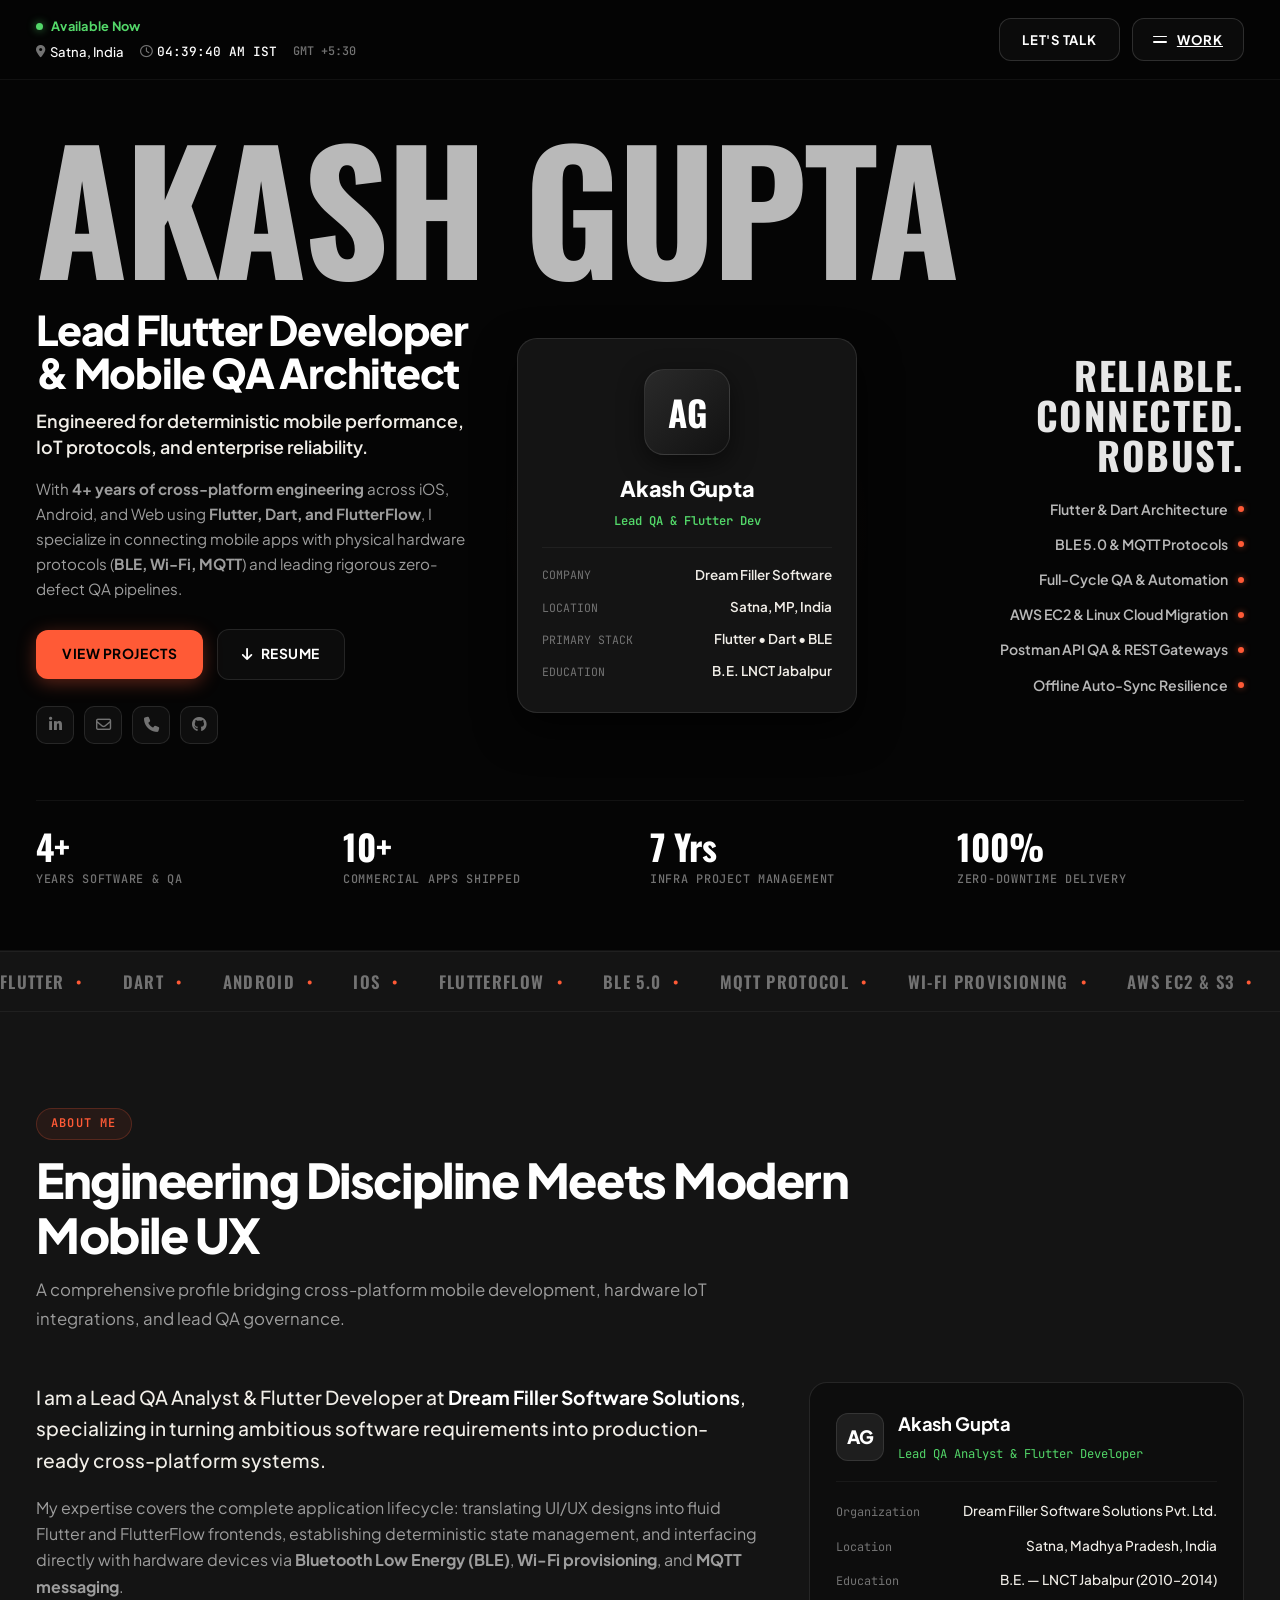
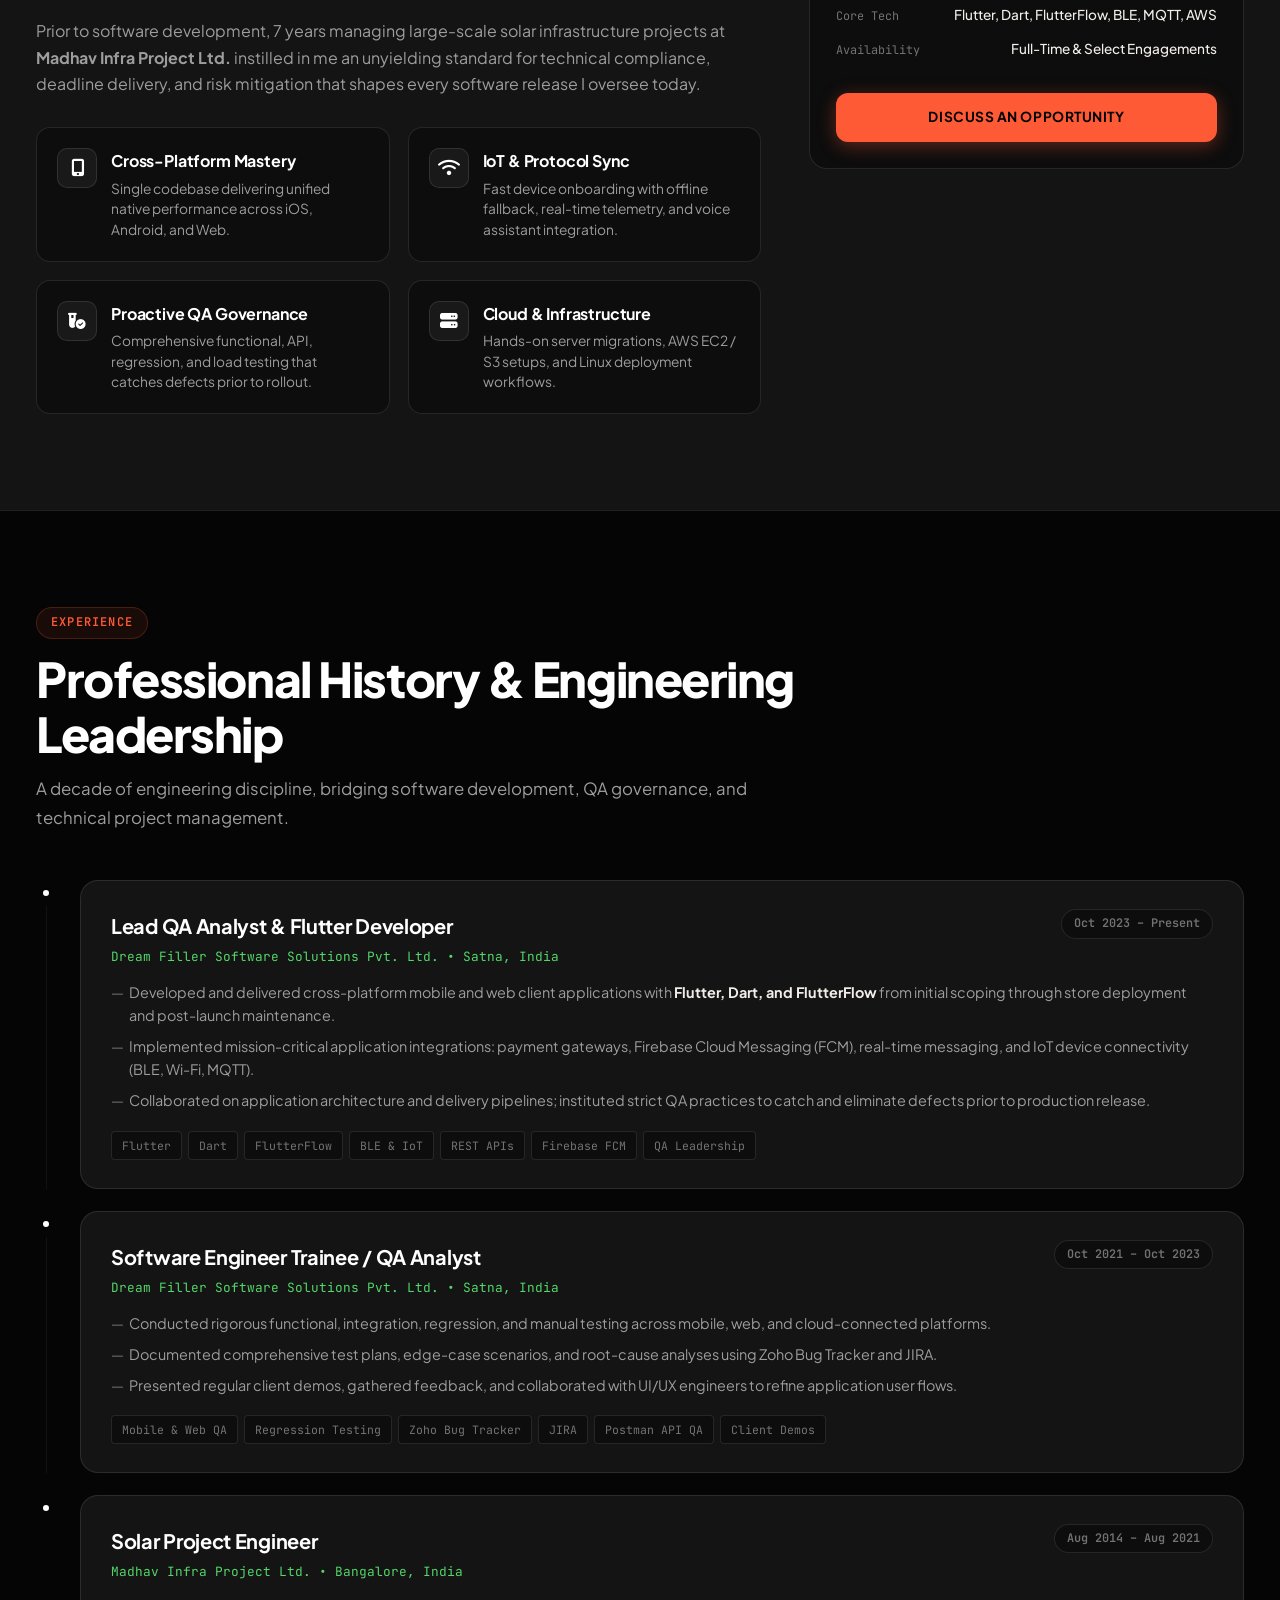
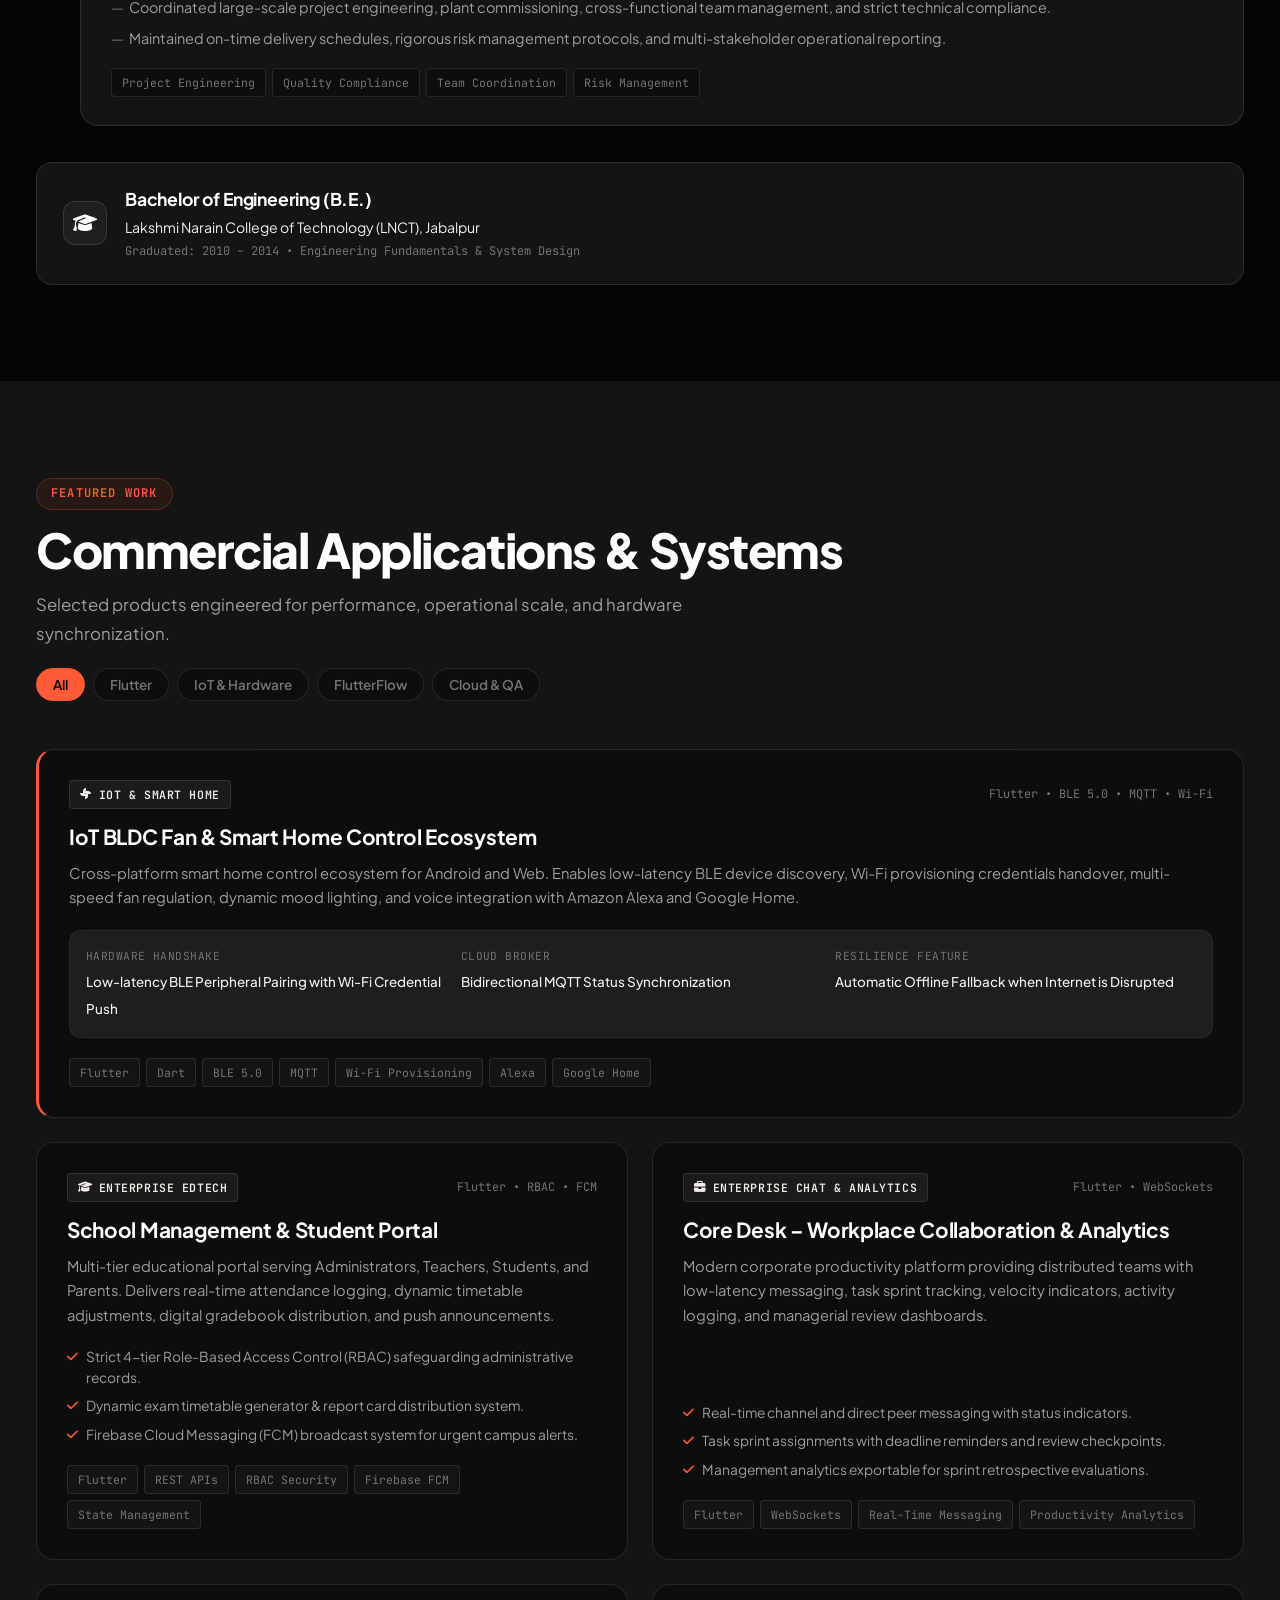
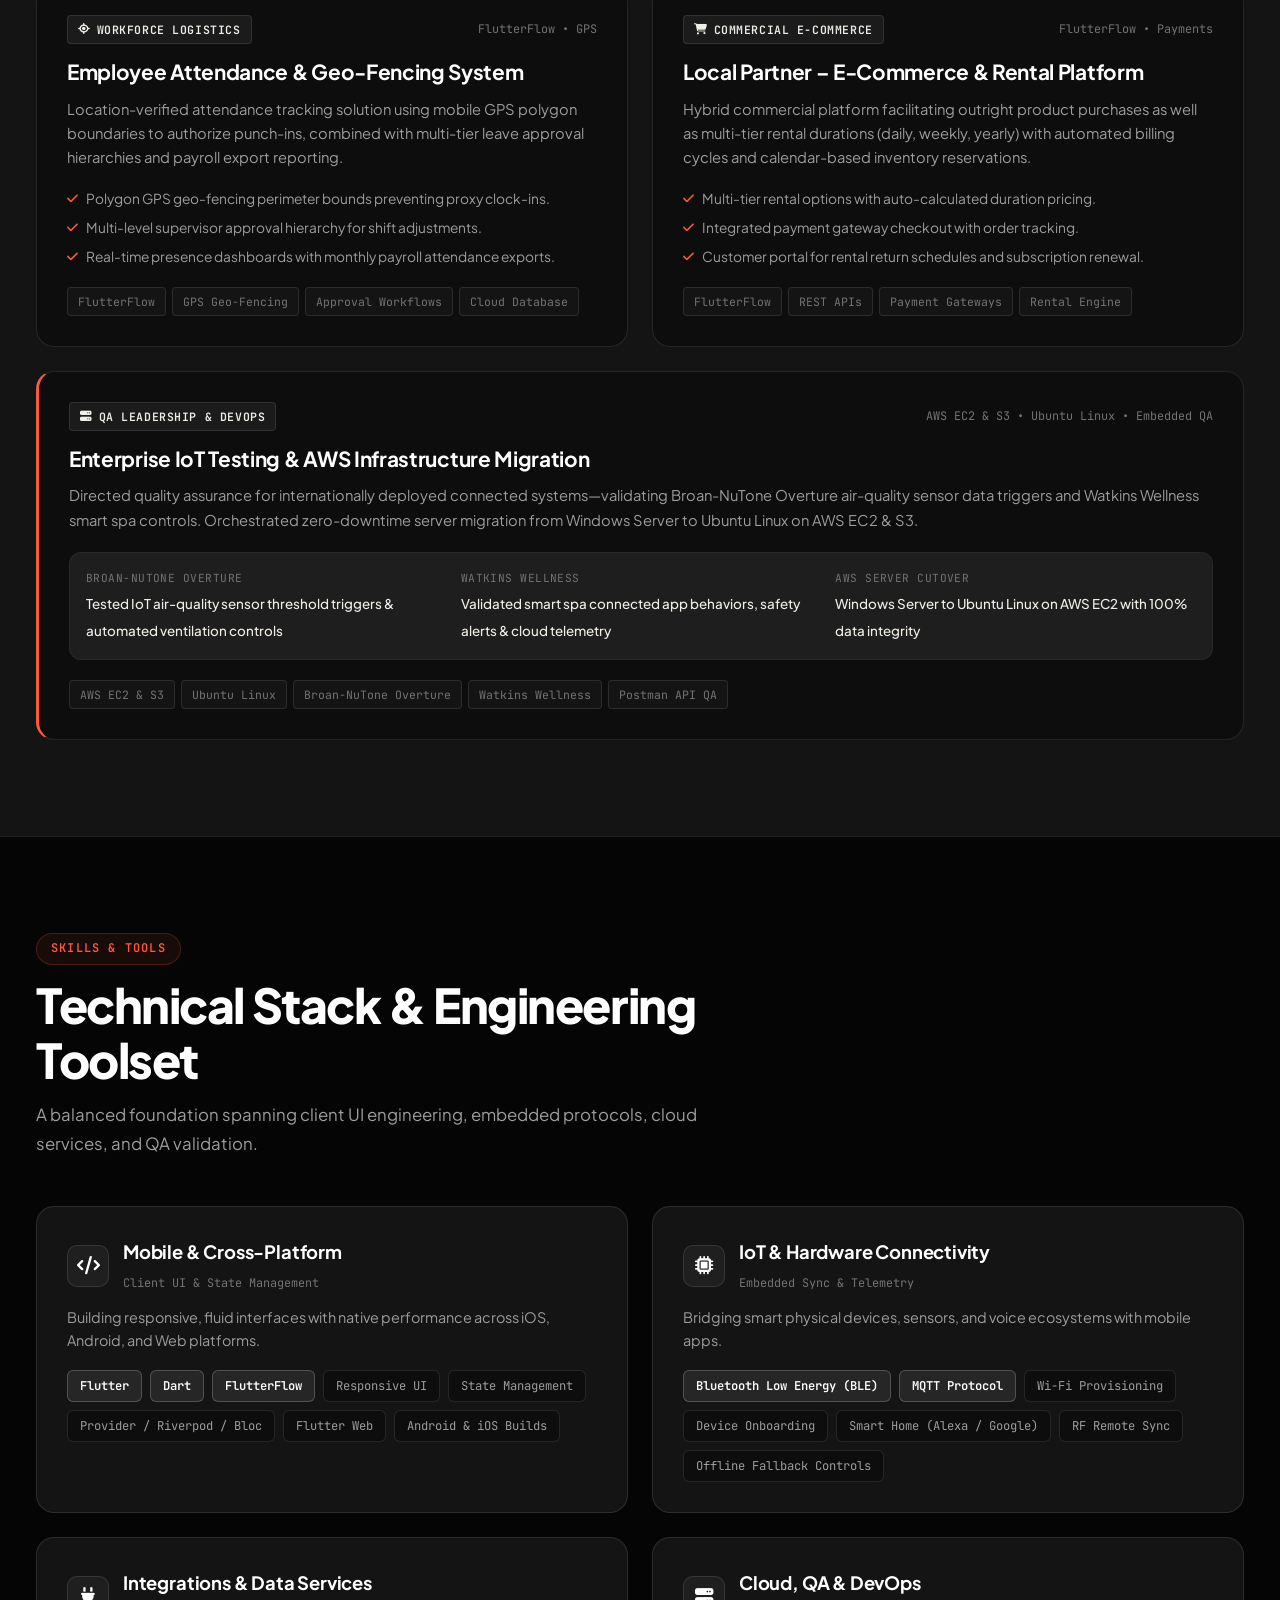
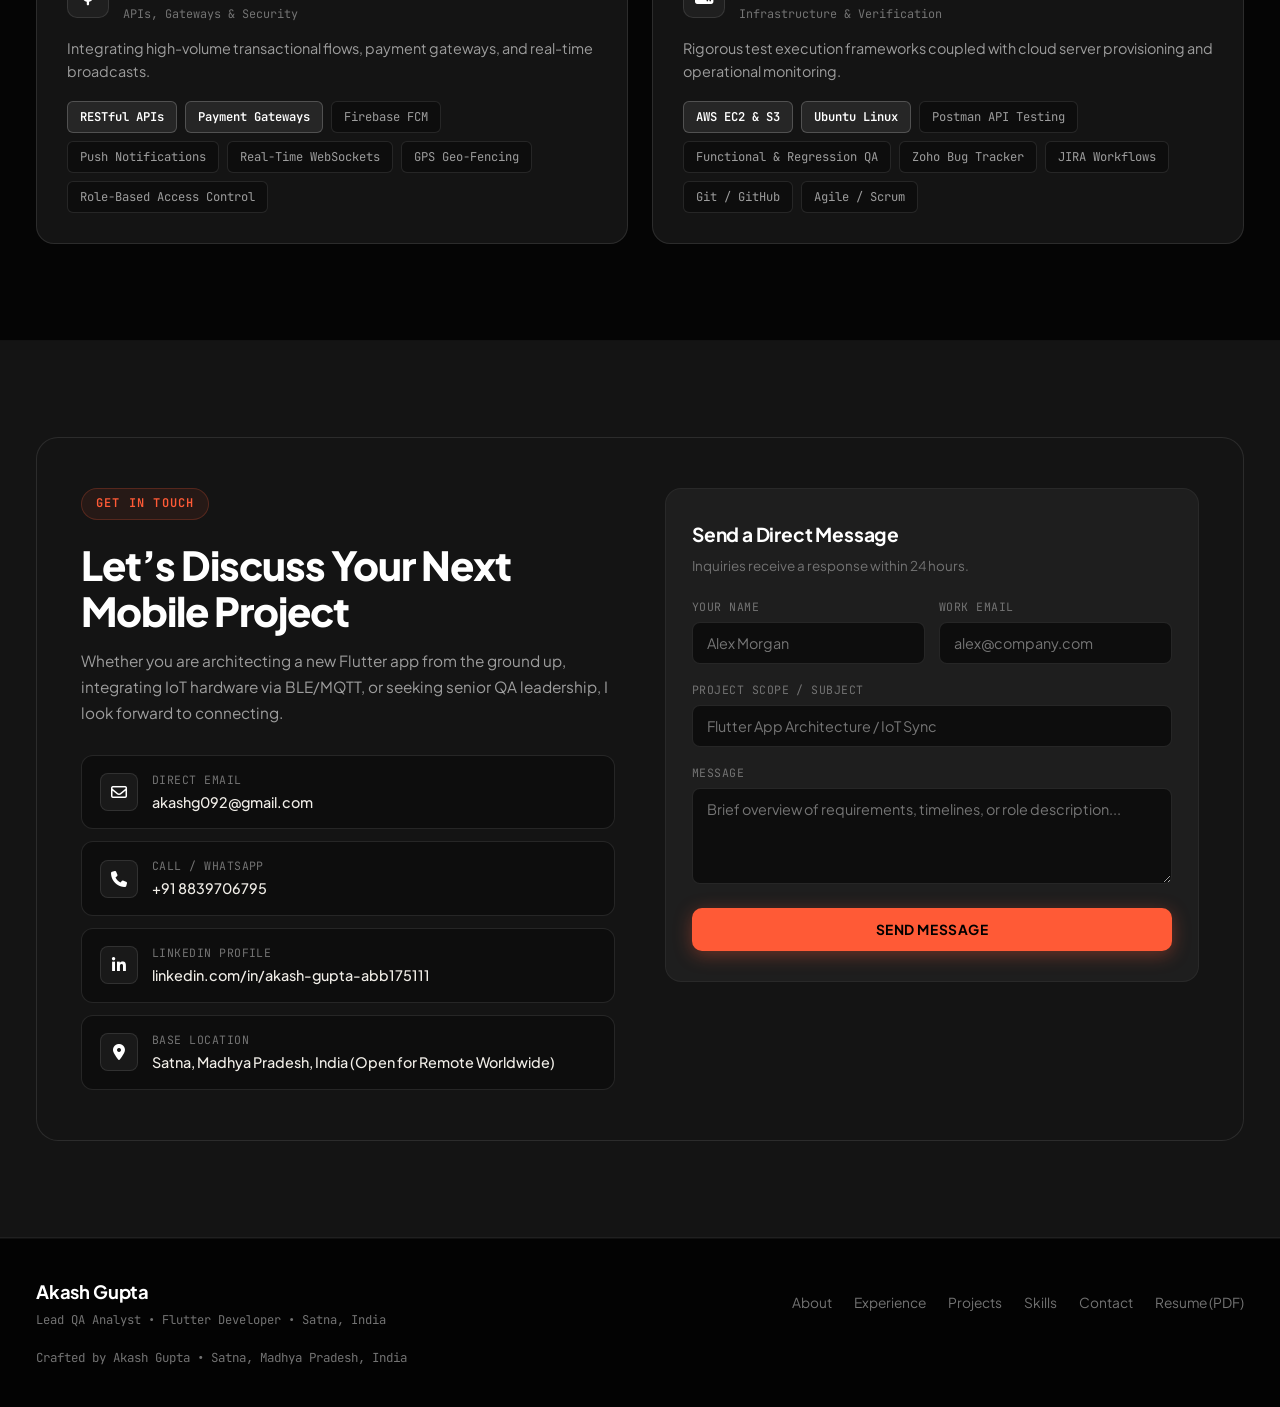
<file: index.html>
<!DOCTYPE html>
<html lang="en">
<head>
  <meta charset="UTF-8" />
  <meta name="viewport" content="width=device-width, initial-scale=1.0" />
  <title>Akash Gupta | Lead QA Analyst & Senior Flutter Developer</title>
  <meta name="description" content="Portfolio of Akash Gupta - Lead QA Analyst, Senior Flutter Developer, and IoT Systems Specialist with 4+ years of cross-platform engineering experience." />

  <!-- Typography: Oswald (Display) + Plus Jakarta Sans (Body) + JetBrains Mono (Tech) -->
  <link rel="preconnect" href="https://fonts.googleapis.com" />
  <link rel="preconnect" href="https://fonts.gstatic.com" crossorigin />
  <link href="https://fonts.googleapis.com/css2?family=JetBrains+Mono:wght@400;500;600;700&family=Oswald:wght@500;600;700;800;900&family=Plus+Jakarta+Sans:wght@300;400;500;600;700;800&display=swap" rel="stylesheet" />

  <!-- Font Awesome Icons -->
  <link rel="stylesheet" href="https://cdnjs.cloudflare.com/ajax/libs/font-awesome/6.5.1/css/all.min.css" />

  <link rel="stylesheet" href="style.css" />
</head>
<body>

  <!-- Top Header Bar with Live Clock & Status (Ashutosh Portfolio Design) -->
  <header class="site-header">
    <div class="header-inner">
      <div class="header-status-left">
        <div class="status-badge-row">
          <div class="pulse-dot-green"></div>
          <span class="status-text-avail">Available Now</span>
        </div>
        <div class="status-meta-row">
          <div class="meta-item">
            <i class="fa-solid fa-location-dot"></i>
            <span>Satna, India</span>
          </div>
          <div class="meta-item time">
            <i class="fa-regular fa-clock"></i>
            <span id="liveClock">00:00:00 AM IST</span>
          </div>
          <span class="meta-tz">GMT +5:30</span>
        </div>
      </div>

      <div class="header-actions-right">
        <a href="#contact" class="btn-talk">Let's Talk</a>
        <a href="#projects" class="btn-menu">
          <div class="menu-bars">
            <span class="menu-bar"></span>
            <span class="menu-bar"></span>
          </div>
          <span>Work</span>
        </a>
      </div>
    </div>
  </header>

  <main class="page-main">
    <!-- 1. HERO SECTION (Watermark + 3-Column Grid + Bottom Stats) -->
    <section class="hero-section" id="hero">
      <div class="container">
        <!-- Giant High-Impact Oswald Title -->
        <h1 class="hero-watermark-title">AKASH GUPTA</h1>

        <div class="hero-columns-grid">
          <!-- Column 1: Intro Pitch & Actions -->
          <div class="hero-col-intro">
            <h2 class="hero-role-headline">Lead Flutter Developer & Mobile QA Architect</h2>
            <p class="hero-tagline">Engineered for deterministic mobile performance, IoT protocols, and enterprise reliability.</p>
            <p class="hero-bio-para">
              With <strong>4+ years of cross-platform engineering</strong> across iOS, Android, and Web using <strong>Flutter, Dart, and FlutterFlow</strong>, I specialize in connecting mobile apps with physical hardware protocols (<strong>BLE, Wi-Fi, MQTT</strong>) and leading rigorous zero-defect QA pipelines.
            </p>

            <div class="hero-action-buttons">
              <a href="#projects" class="btn-primary-coral">View Projects</a>
              <a href="Akash_Gupta_Resume.pdf" target="_blank" class="btn-secondary-glass">
                <i class="fa-solid fa-arrow-down"></i> Resume
              </a>
            </div>

            <div class="hero-social-chips">
              <a href="https://www.linkedin.com/in/akash-gupta-abb175111/" target="_blank" rel="noopener noreferrer" class="social-pill" title="LinkedIn">
                <i class="fa-brands fa-linkedin-in"></i>
              </a>
              <a href="mailto:akashg092@gmail.com" class="social-pill" title="Email">
                <i class="fa-regular fa-envelope"></i>
              </a>
              <a href="tel:+918839706795" class="social-pill" title="Call">
                <i class="fa-solid fa-phone"></i>
              </a>
              <a href="https://github.com/akashgg037" target="_blank" rel="noopener noreferrer" class="social-pill" title="GitHub">
                <i class="fa-brands fa-github"></i>
              </a>
            </div>
          </div>

          <!-- Column 2: Center Visual Architecture Card -->
          <div class="hero-col-visual">
            <div class="visual-ambient-circle"></div>
            <div class="visual-card-wrap">
              <div class="avatar-badge-wrap">AG</div>
              <h3 class="visual-name">Akash Gupta</h3>
              <span class="visual-title">Lead QA & Flutter Dev</span>
              <div class="visual-divider"></div>
              <div class="visual-info-list">
                <div class="visual-info-row">
                  <span class="vil-lbl">Company</span>
                  <span class="vil-val">Dream Filler Software</span>
                </div>
                <div class="visual-info-row">
                  <span class="vil-lbl">Location</span>
                  <span class="vil-val">Satna, MP, India</span>
                </div>
                <div class="visual-info-row">
                  <span class="vil-lbl">Primary Stack</span>
                  <span class="vil-val">Flutter &bull; Dart &bull; BLE</span>
                </div>
                <div class="visual-info-row">
                  <span class="vil-lbl">Education</span>
                  <span class="vil-val">B.E. LNCT Jabalpur</span>
                </div>
              </div>
            </div>
          </div>

          <!-- Column 3: Right Side Pitch (Ashutosh Design Element) -->
          <div class="hero-col-sidepitch">
            <h3 class="sidepitch-bigtitle">RELIABLE.<br/>CONNECTED.<br/>ROBUST.</h3>
            <div class="sidepitch-list">
              <div class="sidepitch-item">
                <span>Flutter & Dart Architecture</span>
                <span class="sidepitch-dot"></span>
              </div>
              <div class="sidepitch-item">
                <span>BLE 5.0 & MQTT Protocols</span>
                <span class="sidepitch-dot"></span>
              </div>
              <div class="sidepitch-item">
                <span>Full-Cycle QA & Automation</span>
                <span class="sidepitch-dot"></span>
              </div>
              <div class="sidepitch-item">
                <span>AWS EC2 & Linux Cloud Migration</span>
                <span class="sidepitch-dot"></span>
              </div>
              <div class="sidepitch-item">
                <span>Postman API QA & REST Gateways</span>
                <span class="sidepitch-dot"></span>
              </div>
              <div class="sidepitch-item">
                <span>Offline Auto-Sync Resilience</span>
                <span class="sidepitch-dot"></span>
              </div>
            </div>
          </div>
        </div>

        <!-- Hero Bottom Stats Row -->
        <div class="hero-bottom-stats-row">
          <div class="stat-box">
            <span class="stat-number">4+</span>
            <span class="stat-label">Years Software & QA</span>
          </div>
          <div class="stat-box">
            <span class="stat-number">10+</span>
            <span class="stat-label">Commercial Apps Shipped</span>
          </div>
          <div class="stat-box">
            <span class="stat-number">7 Yrs</span>
            <span class="stat-label">Infra Project Management</span>
          </div>
          <div class="stat-box">
            <span class="stat-number">100%</span>
            <span class="stat-label">Zero-Downtime Delivery</span>
          </div>
        </div>
      </div>
    </section>

    <!-- 2. TOOL WAVE MARQUEE TICKER (Ashutosh Design Element) -->
    <section class="marquee-ribbon-section">
      <div class="marquee-track">
        <div class="marquee-pill">FLUTTER <span class="marquee-dot">&bull;</span></div>
        <div class="marquee-pill">DART <span class="marquee-dot">&bull;</span></div>
        <div class="marquee-pill">ANDROID <span class="marquee-dot">&bull;</span></div>
        <div class="marquee-pill">IOS <span class="marquee-dot">&bull;</span></div>
        <div class="marquee-pill">FLUTTERFLOW <span class="marquee-dot">&bull;</span></div>
        <div class="marquee-pill">BLE 5.0 <span class="marquee-dot">&bull;</span></div>
        <div class="marquee-pill">MQTT PROTOCOL <span class="marquee-dot">&bull;</span></div>
        <div class="marquee-pill">WI-FI PROVISIONING <span class="marquee-dot">&bull;</span></div>
        <div class="marquee-pill">AWS EC2 & S3 <span class="marquee-dot">&bull;</span></div>
        <div class="marquee-pill">FIREBASE FCM <span class="marquee-dot">&bull;</span></div>
        <div class="marquee-pill">POSTMAN API QA <span class="marquee-dot">&bull;</span></div>
        <div class="marquee-pill">ZOHO BUG TRACKER <span class="marquee-dot">&bull;</span></div>
        <div class="marquee-pill">JIRA WORKFLOWS <span class="marquee-dot">&bull;</span></div>
        <div class="marquee-pill">GIT & GITHUB <span class="marquee-dot">&bull;</span></div>
        <!-- Continuous Loop Duplicate -->
        <div class="marquee-pill">FLUTTER <span class="marquee-dot">&bull;</span></div>
        <div class="marquee-pill">DART <span class="marquee-dot">&bull;</span></div>
        <div class="marquee-pill">ANDROID <span class="marquee-dot">&bull;</span></div>
        <div class="marquee-pill">IOS <span class="marquee-dot">&bull;</span></div>
        <div class="marquee-pill">FLUTTERFLOW <span class="marquee-dot">&bull;</span></div>
        <div class="marquee-pill">BLE 5.0 <span class="marquee-dot">&bull;</span></div>
        <div class="marquee-pill">MQTT PROTOCOL <span class="marquee-dot">&bull;</span></div>
        <div class="marquee-pill">WI-FI PROVISIONING <span class="marquee-dot">&bull;</span></div>
        <div class="marquee-pill">AWS EC2 & S3 <span class="marquee-dot">&bull;</span></div>
        <div class="marquee-pill">FIREBASE FCM <span class="marquee-dot">&bull;</span></div>
        <div class="marquee-pill">POSTMAN API QA <span class="marquee-dot">&bull;</span></div>
        <div class="marquee-pill">ZOHO BUG TRACKER <span class="marquee-dot">&bull;</span></div>
        <div class="marquee-pill">JIRA WORKFLOWS <span class="marquee-dot">&bull;</span></div>
        <div class="marquee-pill">GIT & GITHUB <span class="marquee-dot">&bull;</span></div>
      </div>
    </section>

    <!-- 3. ABOUT SECTION (Charcoal Background Band) -->
    <section class="section bg-charcoal" id="about">
      <div class="container">
        <div class="section-tag-group">
          <span class="section-badge">About Me</span>
          <h2 class="section-heading">Engineering Discipline Meets Modern Mobile UX</h2>
          <p class="section-intro">
            A comprehensive profile bridging cross-platform mobile development, hardware IoT integrations, and lead QA governance.
          </p>
        </div>

        <div class="about-grid">
          <!-- Text Narrative -->
          <div class="about-narrative">
            <p class="narrative-lead">
              I am a Lead QA Analyst & Flutter Developer at <strong>Dream Filler Software Solutions</strong>, specializing in turning ambitious software requirements into production-ready cross-platform systems.
            </p>
            <p>
              My expertise covers the complete application lifecycle: translating UI/UX designs into fluid Flutter and FlutterFlow frontends, establishing deterministic state management, and interfacing directly with hardware devices via <strong>Bluetooth Low Energy (BLE)</strong>, <strong>Wi-Fi provisioning</strong>, and <strong>MQTT messaging</strong>.
            </p>
            <p>
              Prior to software development, 7 years managing large-scale solar infrastructure projects at <strong>Madhav Infra Project Ltd.</strong> instilled in me an unyielding standard for technical compliance, deadline delivery, and risk mitigation that shapes every software release I oversee today.
            </p>

            <div class="strengths-grid">
              <div class="strength-card">
                <div class="strength-icon"><i class="fa-solid fa-mobile-screen-button"></i></div>
                <div>
                  <h4>Cross-Platform Mastery</h4>
                  <p>Single codebase delivering unified native performance across iOS, Android, and Web.</p>
                </div>
              </div>
              <div class="strength-card">
                <div class="strength-icon"><i class="fa-solid fa-wifi"></i></div>
                <div>
                  <h4>IoT & Protocol Sync</h4>
                  <p>Fast device onboarding with offline fallback, real-time telemetry, and voice assistant integration.</p>
                </div>
              </div>
              <div class="strength-card">
                <div class="strength-icon"><i class="fa-solid fa-vial-circle-check"></i></div>
                <div>
                  <h4>Proactive QA Governance</h4>
                  <p>Comprehensive functional, API, regression, and load testing that catches defects prior to rollout.</p>
                </div>
              </div>
              <div class="strength-card">
                <div class="strength-icon"><i class="fa-solid fa-server"></i></div>
                <div>
                  <h4>Cloud & Infrastructure</h4>
                  <p>Hands-on server migrations, AWS EC2 / S3 setups, and Linux deployment workflows.</p>
                </div>
              </div>
            </div>
          </div>

          <!-- Profile Snapshot Card -->
          <div class="about-profile-card">
            <div class="card-avatar-wrap">
              <div class="profile-big-avatar">AG</div>
              <div class="profile-title-block">
                <h3>Akash Gupta</h3>
                <span class="profile-subtitle">Lead QA Analyst & Flutter Developer</span>
              </div>
            </div>

            <div class="profile-meta-list">
              <div class="meta-row">
                <span class="meta-lbl">Organization</span>
                <span class="meta-val">Dream Filler Software Solutions Pvt. Ltd.</span>
              </div>
              <div class="meta-row">
                <span class="meta-lbl">Location</span>
                <span class="meta-val">Satna, Madhya Pradesh, India</span>
              </div>
              <div class="meta-row">
                <span class="meta-lbl">Education</span>
                <span class="meta-val">B.E. — LNCT Jabalpur (2010–2014)</span>
              </div>
              <div class="meta-row">
                <span class="meta-lbl">Core Tech</span>
                <span class="meta-val">Flutter, Dart, FlutterFlow, BLE, MQTT, AWS</span>
              </div>
              <div class="meta-row">
                <span class="meta-lbl">Availability</span>
                <span class="meta-val">Full-Time & Select Engagements</span>
              </div>
            </div>

            <div style="margin-top: 14px;">
              <a href="#contact" class="btn-primary-coral" style="width: 100%; text-align: center; border-radius: 12px;">
                Discuss an Opportunity
              </a>
            </div>
          </div>
        </div>
      </div>
    </section>

    <!-- 4. EXPERIENCE SECTION (Black Background Band) -->
    <section class="section bg-black" id="career">
      <div class="container">
        <div class="section-tag-group">
          <span class="section-badge">Experience</span>
          <h2 class="section-heading">Professional History & Engineering Leadership</h2>
          <p class="section-intro">A decade of engineering discipline, bridging software development, QA governance, and technical project management.</p>
        </div>

        <div class="timeline-stream">
          <!-- Role 1 -->
          <div class="timeline-card">
            <div class="timeline-indicator">
              <div class="indicator-dot"></div>
              <div class="indicator-line"></div>
            </div>
            <div class="timeline-card-content">
              <div class="timeline-top-bar">
                <div>
                  <h3 class="role-title">Lead QA Analyst & Flutter Developer</h3>
                  <div class="company-name">Dream Filler Software Solutions Pvt. Ltd. &bull; Satna, India</div>
                </div>
                <div class="time-badge">Oct 2023 – Present</div>
              </div>
              <ul class="timeline-duties">
                <li>Developed and delivered cross-platform mobile and web client applications with <strong>Flutter, Dart, and FlutterFlow</strong> from initial scoping through store deployment and post-launch maintenance.</li>
                <li>Implemented mission-critical application integrations: payment gateways, Firebase Cloud Messaging (FCM), real-time messaging, and IoT device connectivity (BLE, Wi-Fi, MQTT).</li>
                <li>Collaborated on application architecture and delivery pipelines; instituted strict QA practices to catch and eliminate defects prior to production release.</li>
              </ul>
              <div class="timeline-tech-tags">
                <span>Flutter</span>
                <span>Dart</span>
                <span>FlutterFlow</span>
                <span>BLE & IoT</span>
                <span>REST APIs</span>
                <span>Firebase FCM</span>
                <span>QA Leadership</span>
              </div>
            </div>
          </div>

          <!-- Role 2 -->
          <div class="timeline-card">
            <div class="timeline-indicator">
              <div class="indicator-dot"></div>
              <div class="indicator-line"></div>
            </div>
            <div class="timeline-card-content">
              <div class="timeline-top-bar">
                <div>
                  <h3 class="role-title">Software Engineer Trainee / QA Analyst</h3>
                  <div class="company-name">Dream Filler Software Solutions Pvt. Ltd. &bull; Satna, India</div>
                </div>
                <div class="time-badge">Oct 2021 – Oct 2023</div>
              </div>
              <ul class="timeline-duties">
                <li>Conducted rigorous functional, integration, regression, and manual testing across mobile, web, and cloud-connected platforms.</li>
                <li>Documented comprehensive test plans, edge-case scenarios, and root-cause analyses using Zoho Bug Tracker and JIRA.</li>
                <li>Presented regular client demos, gathered feedback, and collaborated with UI/UX engineers to refine application user flows.</li>
              </ul>
              <div class="timeline-tech-tags">
                <span>Mobile & Web QA</span>
                <span>Regression Testing</span>
                <span>Zoho Bug Tracker</span>
                <span>JIRA</span>
                <span>Postman API QA</span>
                <span>Client Demos</span>
              </div>
            </div>
          </div>

          <!-- Role 3 -->
          <div class="timeline-card">
            <div class="timeline-indicator">
              <div class="indicator-dot"></div>
            </div>
            <div class="timeline-card-content">
              <div class="timeline-top-bar">
                <div>
                  <h3 class="role-title">Solar Project Engineer</h3>
                  <div class="company-name">Madhav Infra Project Ltd. &bull; Bangalore, India</div>
                </div>
                <div class="time-badge">Aug 2014 – Aug 2021</div>
              </div>
              <ul class="timeline-duties">
                <li>Coordinated large-scale project engineering, plant commissioning, cross-functional team management, and strict technical compliance.</li>
                <li>Maintained on-time delivery schedules, rigorous risk management protocols, and multi-stakeholder operational reporting.</li>
              </ul>
              <div class="timeline-tech-tags">
                <span>Project Engineering</span>
                <span>Quality Compliance</span>
                <span>Team Coordination</span>
                <span>Risk Management</span>
              </div>
            </div>
          </div>
        </div>

        <!-- Academic Accreditation Card -->
        <div class="academic-strip">
          <div class="academic-icon-box"><i class="fa-solid fa-graduation-cap"></i></div>
          <div class="academic-info">
            <span class="academic-degree">Bachelor of Engineering (B.E.)</span>
            <span class="academic-school">Lakshmi Narain College of Technology (LNCT), Jabalpur</span>
            <span class="academic-year">Graduated: 2010 – 2014 &bull; Engineering Fundamentals & System Design</span>
          </div>
        </div>
      </div>
    </section>

    <!-- 5. PROJECTS SECTION (Charcoal Background Band) -->
    <section class="section bg-charcoal" id="projects">
      <div class="container">
        <div class="section-tag-group">
          <div class="projects-header-flex">
            <div>
              <span class="section-badge">Featured Work</span>
              <h2 class="section-heading">Commercial Applications & Systems</h2>
              <p class="section-intro">Selected products engineered for performance, operational scale, and hardware synchronization.</p>
            </div>

            <!-- Category Filters -->
            <div class="filter-controls">
              <button class="filter-btn active" data-filter="all">All</button>
              <button class="filter-btn" data-filter="flutter">Flutter</button>
              <button class="filter-btn" data-filter="iot">IoT & Hardware</button>
              <button class="filter-btn" data-filter="flutterflow">FlutterFlow</button>
              <button class="filter-btn" data-filter="qa">Cloud & QA</button>
            </div>
          </div>
        </div>

        <div class="case-studies-grid" id="caseStudiesGrid">
          <!-- Project 1: IoT BLDC Fan (Flagship) -->
          <article class="case-card featured-card" data-category="flutter iot">
            <div class="case-badge-row">
              <span class="badge-cat"><i class="fa-solid fa-fan"></i> IoT & Smart Home</span>
              <span class="badge-tech">Flutter &bull; BLE 5.0 &bull; MQTT &bull; Wi-Fi</span>
            </div>

            <h3 class="case-card-title">IoT BLDC Fan & Smart Home Control Ecosystem</h3>
            <p class="case-card-summary">
              Cross-platform smart home control ecosystem for Android and Web. Enables low-latency BLE device discovery, Wi-Fi provisioning credentials handover, multi-speed fan regulation, dynamic mood lighting, and voice integration with Amazon Alexa and Google Home.
            </p>

            <div class="case-architecture-box">
              <div class="arch-col">
                <span class="arch-lbl">Hardware Handshake</span>
                <span class="arch-val">Low-latency BLE Peripheral Pairing with Wi-Fi Credential Push</span>
              </div>
              <div class="arch-col">
                <span class="arch-lbl">Cloud Broker</span>
                <span class="arch-val">Bidirectional MQTT Status Synchronization</span>
              </div>
              <div class="arch-col">
                <span class="arch-lbl">Resilience Feature</span>
                <span class="arch-val">Automatic Offline Fallback when Internet is Disrupted</span>
              </div>
            </div>

            <div class="case-card-tags">
              <span>Flutter</span>
              <span>Dart</span>
              <span>BLE 5.0</span>
              <span>MQTT</span>
              <span>Wi-Fi Provisioning</span>
              <span>Alexa</span>
              <span>Google Home</span>
            </div>
          </article>

          <!-- Project 2: School Management Platform -->
          <article class="case-card" data-category="flutter">
            <div class="case-badge-row">
              <span class="badge-cat"><i class="fa-solid fa-graduation-cap"></i> Enterprise EdTech</span>
              <span class="badge-tech">Flutter &bull; RBAC &bull; FCM</span>
            </div>

            <h3 class="case-card-title">School Management & Student Portal</h3>
            <p class="case-card-summary">
              Multi-tier educational portal serving Administrators, Teachers, Students, and Parents. Delivers real-time attendance logging, dynamic timetable adjustments, digital gradebook distribution, and push announcements.
            </p>

            <div class="case-highlights-list">
              <div class="hl-item"><i class="fa-solid fa-check"></i> Strict 4-tier Role-Based Access Control (RBAC) safeguarding administrative records.</div>
              <div class="hl-item"><i class="fa-solid fa-check"></i> Dynamic exam timetable generator & report card distribution system.</div>
              <div class="hl-item"><i class="fa-solid fa-check"></i> Firebase Cloud Messaging (FCM) broadcast system for urgent campus alerts.</div>
            </div>

            <div class="case-card-tags">
              <span>Flutter</span>
              <span>REST APIs</span>
              <span>RBAC Security</span>
              <span>Firebase FCM</span>
              <span>State Management</span>
            </div>
          </article>

          <!-- Project 3: Core Desk Collaboration -->
          <article class="case-card" data-category="flutter">
            <div class="case-badge-row">
              <span class="badge-cat"><i class="fa-solid fa-briefcase"></i> Enterprise Chat & Analytics</span>
              <span class="badge-tech">Flutter &bull; WebSockets</span>
            </div>

            <h3 class="case-card-title">Core Desk – Workplace Collaboration & Analytics</h3>
            <p class="case-card-summary">
              Modern corporate productivity platform providing distributed teams with low-latency messaging, task sprint tracking, velocity indicators, activity logging, and managerial review dashboards.
            </p>

            <div class="case-highlights-list">
              <div class="hl-item"><i class="fa-solid fa-check"></i> Real-time channel and direct peer messaging with status indicators.</div>
              <div class="hl-item"><i class="fa-solid fa-check"></i> Task sprint assignments with deadline reminders and review checkpoints.</div>
              <div class="hl-item"><i class="fa-solid fa-check"></i> Management analytics exportable for sprint retrospective evaluations.</div>
            </div>

            <div class="case-card-tags">
              <span>Flutter</span>
              <span>WebSockets</span>
              <span>Real-Time Messaging</span>
              <span>Productivity Analytics</span>
            </div>
          </article>

          <!-- Project 4: Employee Attendance Geo-Fencing -->
          <article class="case-card" data-category="flutterflow">
            <div class="case-badge-row">
              <span class="badge-cat"><i class="fa-solid fa-location-crosshairs"></i> Workforce Logistics</span>
              <span class="badge-tech">FlutterFlow &bull; GPS</span>
            </div>

            <h3 class="case-card-title">Employee Attendance & Geo-Fencing System</h3>
            <p class="case-card-summary">
              Location-verified attendance tracking solution using mobile GPS polygon boundaries to authorize punch-ins, combined with multi-tier leave approval hierarchies and payroll export reporting.
            </p>

            <div class="case-highlights-list">
              <div class="hl-item"><i class="fa-solid fa-check"></i> Polygon GPS geo-fencing perimeter bounds preventing proxy clock-ins.</div>
              <div class="hl-item"><i class="fa-solid fa-check"></i> Multi-level supervisor approval hierarchy for shift adjustments.</div>
              <div class="hl-item"><i class="fa-solid fa-check"></i> Real-time presence dashboards with monthly payroll attendance exports.</div>
            </div>

            <div class="case-card-tags">
              <span>FlutterFlow</span>
              <span>GPS Geo-Fencing</span>
              <span>Approval Workflows</span>
              <span>Cloud Database</span>
            </div>
          </article>

          <!-- Project 5: Local Partner E-Commerce & Rental -->
          <article class="case-card" data-category="flutterflow">
            <div class="case-badge-row">
              <span class="badge-cat"><i class="fa-solid fa-cart-shopping"></i> Commercial E-Commerce</span>
              <span class="badge-tech">FlutterFlow &bull; Payments</span>
            </div>

            <h3 class="case-card-title">Local Partner – E-Commerce & Rental Platform</h3>
            <p class="case-card-summary">
              Hybrid commercial platform facilitating outright product purchases as well as multi-tier rental durations (daily, weekly, yearly) with automated billing cycles and calendar-based inventory reservations.
            </p>

            <div class="case-highlights-list">
              <div class="hl-item"><i class="fa-solid fa-check"></i> Multi-tier rental options with auto-calculated duration pricing.</div>
              <div class="hl-item"><i class="fa-solid fa-check"></i> Integrated payment gateway checkout with order tracking.</div>
              <div class="hl-item"><i class="fa-solid fa-check"></i> Customer portal for rental return schedules and subscription renewal.</div>
            </div>

            <div class="case-card-tags">
              <span>FlutterFlow</span>
              <span>REST APIs</span>
              <span>Payment Gateways</span>
              <span>Rental Engine</span>
            </div>
          </article>

          <!-- Project 6: IoT QA & AWS Infrastructure Migration -->
          <article class="case-card featured-card" data-category="qa iot">
            <div class="case-badge-row">
              <span class="badge-cat"><i class="fa-solid fa-server"></i> QA Leadership & DevOps</span>
              <span class="badge-tech">AWS EC2 & S3 &bull; Ubuntu Linux &bull; Embedded QA</span>
            </div>

            <h3 class="case-card-title">Enterprise IoT Testing & AWS Infrastructure Migration</h3>
            <p class="case-card-summary">
              Directed quality assurance for internationally deployed connected systems—validating Broan-NuTone Overture air-quality sensor data triggers and Watkins Wellness smart spa controls. Orchestrated zero-downtime server migration from Windows Server to Ubuntu Linux on AWS EC2 & S3.
            </p>

            <div class="case-architecture-box">
              <div class="arch-col">
                <span class="arch-lbl">Broan-NuTone Overture</span>
                <span class="arch-val">Tested IoT air-quality sensor threshold triggers & automated ventilation controls</span>
              </div>
              <div class="arch-col">
                <span class="arch-lbl">Watkins Wellness</span>
                <span class="arch-val">Validated smart spa connected app behaviors, safety alerts & cloud telemetry</span>
              </div>
              <div class="arch-col">
                <span class="arch-lbl">AWS Server Cutover</span>
                <span class="arch-val">Windows Server to Ubuntu Linux on AWS EC2 with 100% data integrity</span>
              </div>
            </div>

            <div class="case-card-tags">
              <span>AWS EC2 & S3</span>
              <span>Ubuntu Linux</span>
              <span>Broan-NuTone Overture</span>
              <span>Watkins Wellness</span>
              <span>Postman API QA</span>
            </div>
          </article>
        </div>
      </div>
    </section>

    <!-- 6. SKILLS SECTION (Black Background Band) -->
    <section class="section bg-black" id="expertise">
      <div class="container">
        <div class="section-tag-group">
          <span class="section-badge">Skills & Tools</span>
          <h2 class="section-heading">Technical Stack & Engineering Toolset</h2>
          <p class="section-intro">
            A balanced foundation spanning client UI engineering, embedded protocols, cloud services, and QA validation.
          </p>
        </div>

        <div class="expertise-grid">
          <!-- Card 1 -->
          <div class="skill-category-card">
            <div class="skill-cat-header">
              <div class="cat-icon"><i class="fa-solid fa-code"></i></div>
              <div>
                <h3>Mobile & Cross-Platform</h3>
                <span class="cat-sub">Client UI & State Management</span>
              </div>
            </div>
            <p class="cat-desc">Building responsive, fluid interfaces with native performance across iOS, Android, and Web platforms.</p>
            <div class="skill-chips">
              <span class="chip primary">Flutter</span>
              <span class="chip primary">Dart</span>
              <span class="chip primary">FlutterFlow</span>
              <span class="chip">Responsive UI</span>
              <span class="chip">State Management</span>
              <span class="chip">Provider / Riverpod / Bloc</span>
              <span class="chip">Flutter Web</span>
              <span class="chip">Android & iOS Builds</span>
            </div>
          </div>

          <!-- Card 2 -->
          <div class="skill-category-card">
            <div class="skill-cat-header">
              <div class="cat-icon"><i class="fa-solid fa-microchip"></i></div>
              <div>
                <h3>IoT & Hardware Connectivity</h3>
                <span class="cat-sub">Embedded Sync & Telemetry</span>
              </div>
            </div>
            <p class="cat-desc">Bridging smart physical devices, sensors, and voice ecosystems with mobile apps.</p>
            <div class="skill-chips">
              <span class="chip primary">Bluetooth Low Energy (BLE)</span>
              <span class="chip primary">MQTT Protocol</span>
              <span class="chip">Wi-Fi Provisioning</span>
              <span class="chip">Device Onboarding</span>
              <span class="chip">Smart Home (Alexa / Google)</span>
              <span class="chip">RF Remote Sync</span>
              <span class="chip">Offline Fallback Controls</span>
            </div>
          </div>

          <!-- Card 3 -->
          <div class="skill-category-card">
            <div class="skill-cat-header">
              <div class="cat-icon"><i class="fa-solid fa-plug"></i></div>
              <div>
                <h3>Integrations & Data Services</h3>
                <span class="cat-sub">APIs, Gateways & Security</span>
              </div>
            </div>
            <p class="cat-desc">Integrating high-volume transactional flows, payment gateways, and real-time broadcasts.</p>
            <div class="skill-chips">
              <span class="chip primary">RESTful APIs</span>
              <span class="chip primary">Payment Gateways</span>
              <span class="chip">Firebase FCM</span>
              <span class="chip">Push Notifications</span>
              <span class="chip">Real-Time WebSockets</span>
              <span class="chip">GPS Geo-Fencing</span>
              <span class="chip">Role-Based Access Control</span>
            </div>
          </div>

          <!-- Card 4 -->
          <div class="skill-category-card">
            <div class="skill-cat-header">
              <div class="cat-icon"><i class="fa-solid fa-server"></i></div>
              <div>
                <h3>Cloud, QA & DevOps</h3>
                <span class="cat-sub">Infrastructure & Verification</span>
              </div>
            </div>
            <p class="cat-desc">Rigorous test execution frameworks coupled with cloud server provisioning and operational monitoring.</p>
            <div class="skill-chips">
              <span class="chip primary">AWS EC2 & S3</span>
              <span class="chip primary">Ubuntu Linux</span>
              <span class="chip">Postman API Testing</span>
              <span class="chip">Functional & Regression QA</span>
              <span class="chip">Zoho Bug Tracker</span>
              <span class="chip">JIRA Workflows</span>
              <span class="chip">Git / GitHub</span>
              <span class="chip">Agile / Scrum</span>
            </div>
          </div>
        </div>
      </div>
    </section>

    <!-- 7. CONTACT & INQUIRY SECTION (Charcoal Background Band) -->
    <section class="section bg-charcoal" id="contact">
      <div class="container">
        <div class="contact-card-box">
          <div class="contact-left-col">
            <span class="section-badge">Get In Touch</span>
            <h2 class="contact-title">Let’s Discuss Your Next Mobile Project</h2>
            <p class="contact-desc">
              Whether you are architecting a new Flutter app from the ground up, integrating IoT hardware via BLE/MQTT, or seeking senior QA leadership, I look forward to connecting.
            </p>

            <div class="contact-links-list">
              <a href="mailto:akashg092@gmail.com" class="direct-link-card">
                <div class="link-icon"><i class="fa-regular fa-envelope"></i></div>
                <div>
                  <span class="link-label">Direct Email</span>
                  <span class="link-value">akashg092@gmail.com</span>
                </div>
              </a>

              <a href="tel:+918839706795" class="direct-link-card">
                <div class="link-icon"><i class="fa-solid fa-phone"></i></div>
                <div>
                  <span class="link-label">Call / WhatsApp</span>
                  <span class="link-value">+91 8839706795</span>
                </div>
              </a>

              <a href="https://www.linkedin.com/in/akash-gupta-abb175111/" target="_blank" rel="noopener noreferrer" class="direct-link-card">
                <div class="link-icon"><i class="fa-brands fa-linkedin-in"></i></div>
                <div>
                  <span class="link-label">LinkedIn Profile</span>
                  <span class="link-value">linkedin.com/in/akash-gupta-abb175111</span>
                </div>
              </a>

              <div class="direct-link-card static">
                <div class="link-icon"><i class="fa-solid fa-location-dot"></i></div>
                <div>
                  <span class="link-label">Base Location</span>
                  <span class="link-value">Satna, Madhya Pradesh, India (Open for Remote Worldwide)</span>
                </div>
              </div>
            </div>
          </div>

          <!-- Contact Form -->
          <div class="contact-right-col">
            <div class="form-container">
              <h3 class="form-heading">Send a Direct Message</h3>
              <p class="form-subheading">Inquiries receive a response within 24 hours.</p>

              <form id="contactForm" onsubmit="handleFormSubmit(event)">
                <div class="form-row">
                  <div class="form-group">
                    <label for="name">Your Name</label>
                    <input type="text" id="name" placeholder="Alex Morgan" required />
                  </div>
                  <div class="form-group">
                    <label for="email">Work Email</label>
                    <input type="email" id="email" placeholder="alex@company.com" required />
                  </div>
                </div>

                <div class="form-group">
                  <label for="subject">Project Scope / Subject</label>
                  <input type="text" id="subject" placeholder="Flutter App Architecture / IoT Sync" required />
                </div>

                <div class="form-group">
                  <label for="message">Message</label>
                  <textarea id="message" rows="4" placeholder="Brief overview of requirements, timelines, or role description..." required></textarea>
                </div>

                <button type="submit" class="btn-primary-coral" style="width: 100%; border: none; border-radius: 10px;">
                  Send Message
                </button>
              </form>
            </div>
          </div>
        </div>
      </div>
    </section>
  </main>

  <!-- 8. FOOTER -->
  <footer class="site-footer">
    <div class="container footer-row">
      <div class="footer-left">
        <span class="footer-brand">Akash Gupta</span>
        <p class="footer-tagline">Lead QA Analyst &bull; Flutter Developer &bull; Satna, India</p>
      </div>

      <div class="footer-nav">
        <a href="#about">About</a>
        <a href="#career">Experience</a>
        <a href="#projects">Projects</a>
        <a href="#expertise">Skills</a>
        <a href="#contact">Contact</a>
        <a href="Akash_Gupta_Resume.pdf" target="_blank">Resume (PDF)</a>
      </div>

      <div class="footer-copy">
        Crafted by Akash Gupta &bull; Satna, Madhya Pradesh, India
      </div>
    </div>
  </footer>

  <!-- Toast Notification -->
  <div id="toast" class="toast"></div>

  <script src="script.js"></script>
</body>
</html>
</file>
<file: style.css>
/* ==========================================================================
   Akash Gupta - Executive Mobile Developer & QA Lead Portfolio
   Pixel-Perfect Match with Modern Dark Architectural Mobile Portfolio UI
   Inspired by Ashutosh Garge Portfolio (https://ashutosh-portfolio-rho.vercel.app)
   ========================================================================== */

:root {
  --bg-black: #050505;
  --bg-darker: #030303;
  --bg-surface: #141414;
  --bg-surface-elevated: #1B1B1B;
  --bg-card-inner: #1E1E1E;
  --bg-card-subtle: #0D0D0D;

  --border-glass: rgba(255, 255, 255, 0.1);
  --border-glass-hover: rgba(255, 255, 255, 0.25);
  --border-divider: rgba(255, 255, 255, 0.05);

  --text-white: #FFFFFF;
  --text-platinum: #F1EEE8;
  --text-body: #9D9D9D;
  --text-muted: #737373;

  --accent-coral: #FF5A36;
  --accent-emerald: #53D769;
  --accent-cyan: #38BDF8;

  --font-display: 'Oswald', sans-serif;
  --font-body: 'Plus Jakarta Sans', sans-serif;
  --font-mono: 'JetBrains Mono', monospace;

  --transition: all 0.25s cubic-bezier(0.16, 1, 0.3, 1);
}

*, *::before, *::after {
  margin: 0;
  padding: 0;
  box-sizing: border-box;
}

html {
  scroll-behavior: smooth;
  font-size: 16px;
  background-color: var(--bg-black);
  color: var(--text-body);
  -webkit-font-smoothing: antialiased;
  -moz-osx-font-smoothing: grayscale;
}

body {
  font-family: var(--font-body);
  background-color: var(--bg-black);
  color: var(--text-body);
  line-height: 1.65;
  overflow-x: hidden;
  min-height: 100vh;
}

.container {
  width: 100%;
  max-width: 1360px;
  margin: 0 auto;
  padding: 0 36px;
  position: relative;
  z-index: 2;
}

/* --------------------------------------------------------------------------
   Header (Left: Live Clock + Status, Right: Action Buttons)
   -------------------------------------------------------------------------- */
.site-header {
  position: fixed;
  top: 0;
  left: 0;
  right: 0;
  z-index: 1000;
  padding: 16px 0;
  backdrop-filter: blur(20px);
  -webkit-backdrop-filter: blur(20px);
  background: rgba(5, 5, 5, 0.85);
  border-bottom: 1px solid var(--border-divider);
}

.header-inner {
  display: flex;
  align-items: center;
  justify-content: space-between;
  max-width: 1360px;
  margin: 0 auto;
  padding: 0 36px;
}

.header-status-left {
  display: flex;
  flex-direction: column;
  gap: 4px;
}

.status-badge-row {
  display: flex;
  align-items: center;
  gap: 8px;
}

.pulse-dot-green {
  width: 7px;
  height: 7px;
  border-radius: 50%;
  background: var(--accent-emerald);
  box-shadow: 0 0 8px rgba(83, 215, 105, 0.7);
  animation: pulseGreen 2s infinite ease-in-out;
}

@keyframes pulseGreen {
  0%, 100% { transform: scale(1); opacity: 0.8; }
  50% { transform: scale(1.3); opacity: 1; }
}

.status-text-avail {
  font-family: var(--font-body);
  font-size: 0.8rem;
  font-weight: 700;
  color: var(--accent-emerald);
  letter-spacing: 0.02em;
}

.status-meta-row {
  display: flex;
  align-items: center;
  gap: 16px;
  font-family: var(--font-body);
  font-size: 0.82rem;
  font-weight: 500;
  color: var(--text-white);
}

.meta-item {
  display: flex;
  align-items: center;
  gap: 5px;
}
.meta-item i {
  color: var(--text-muted);
  font-size: 0.78rem;
}
.meta-item.time {
  font-family: var(--font-mono);
  font-size: 0.8rem;
}
.meta-tz {
  font-family: var(--font-mono);
  font-size: 0.74rem;
  color: var(--text-muted);
}

.header-actions-right {
  display: flex;
  align-items: center;
  gap: 12px;
}

.btn-talk {
  display: inline-flex;
  align-items: center;
  justify-content: center;
  padding: 10px 22px;
  border-radius: 12px;
  background: rgba(255, 255, 255, 0.03);
  border: 1.2px solid rgba(255, 255, 255, 0.14);
  color: var(--text-white);
  font-family: var(--font-body);
  font-size: 0.82rem;
  font-weight: 700;
  letter-spacing: 0.06em;
  text-transform: uppercase;
  text-decoration: none;
  cursor: pointer;
  transition: var(--transition);
}
.btn-talk:hover {
  background: var(--accent-coral);
  border-color: var(--accent-coral);
  color: #000000;
  box-shadow: 0 4px 18px rgba(255, 90, 54, 0.35);
  transform: translateY(-2px);
}

.btn-menu {
  display: inline-flex;
  align-items: center;
  gap: 10px;
  padding: 10px 20px;
  border-radius: 12px;
  background: rgba(255, 255, 255, 0.03);
  border: 1.2px solid rgba(255, 255, 255, 0.14);
  color: var(--text-white);
  font-family: var(--font-body);
  font-size: 0.82rem;
  font-weight: 700;
  letter-spacing: 0.06em;
  text-transform: uppercase;
  cursor: pointer;
  transition: var(--transition);
}
.btn-menu:hover {
  background: var(--accent-coral);
  border-color: var(--accent-coral);
  color: #000000;
  box-shadow: 0 4px 18px rgba(255, 90, 54, 0.35);
  transform: translateY(-2px);
}
.menu-bars {
  display: flex;
  flex-direction: column;
  gap: 4px;
}
.menu-bar {
  width: 14px;
  height: 1.6px;
  background: currentColor;
  border-radius: 1px;
}

/* --------------------------------------------------------------------------
   Hero Section (Watermark + 3-Column Layout + Bottom Stats)
   -------------------------------------------------------------------------- */
.hero-section {
  position: relative;
  min-height: 100vh;
  padding: 130px 0 60px;
  display: flex;
  align-items: center;
  background: var(--bg-black);
  border-bottom: 1px solid var(--border-divider);
  overflow: hidden;
}

/* Massive High-Impact Oswald Watermark Title */
.hero-watermark-title {
  font-family: var(--font-display);
  font-size: clamp(80px, 13vw, 190px);
  font-weight: 800;
  text-transform: uppercase;
  letter-spacing: -0.02em;
  line-height: 0.9;
  color: rgba(255, 255, 255, 0.72);
  margin-bottom: 28px;
  user-select: none;
}

.hero-columns-grid {
  display: grid;
  grid-template-columns: 1.15fr 0.95fr 0.9fr;
  align-items: center;
  gap: 36px;
}

/* Column 1: Intro */
.hero-col-intro {
  display: flex;
  flex-direction: column;
}

.hero-role-headline {
  font-family: var(--font-body);
  font-size: clamp(2rem, 3.2vw, 2.75rem);
  font-weight: 800;
  letter-spacing: -0.03em;
  line-height: 1.05;
  color: var(--text-white);
  margin-bottom: 14px;
}

.hero-tagline {
  font-size: 1.12rem;
  font-weight: 600;
  color: var(--text-platinum);
  line-height: 1.45;
  margin-bottom: 16px;
}

.hero-bio-para {
  font-size: 0.95rem;
  color: var(--text-body);
  line-height: 1.65;
  margin-bottom: 28px;
}

.hero-action-buttons {
  display: flex;
  align-items: center;
  flex-wrap: wrap;
  gap: 14px;
  margin-bottom: 26px;
}

.btn-primary-coral {
  display: inline-flex;
  align-items: center;
  justify-content: center;
  padding: 13px 26px;
  border-radius: 12px;
  background: var(--accent-coral);
  color: #000000;
  font-family: var(--font-body);
  font-size: 0.86rem;
  font-weight: 700;
  letter-spacing: 0.04em;
  text-transform: uppercase;
  text-decoration: none;
  cursor: pointer;
  transition: var(--transition);
  box-shadow: 0 4px 18px rgba(255, 90, 54, 0.35);
}
.btn-primary-coral:hover {
  background: #FF7352;
  transform: translateY(-2px);
  box-shadow: 0 8px 24px rgba(255, 90, 54, 0.5);
}

.btn-secondary-glass {
  display: inline-flex;
  align-items: center;
  gap: 8px;
  justify-content: center;
  padding: 13px 24px;
  border-radius: 12px;
  background: rgba(255, 255, 255, 0.03);
  border: 1.2px solid var(--border-glass);
  color: var(--text-white);
  font-family: var(--font-body);
  font-size: 0.86rem;
  font-weight: 700;
  letter-spacing: 0.04em;
  text-transform: uppercase;
  text-decoration: none;
  cursor: pointer;
  transition: var(--transition);
}
.btn-secondary-glass:hover {
  border-color: rgba(255, 255, 255, 0.4);
  background: rgba(255, 255, 255, 0.07);
  transform: translateY(-2px);
}

.hero-social-chips {
  display: flex;
  align-items: center;
  flex-wrap: wrap;
  gap: 10px;
}

.social-pill {
  width: 38px;
  height: 38px;
  border-radius: 10px;
  background: rgba(255, 255, 255, 0.04);
  border: 1px solid var(--border-glass);
  color: var(--text-muted);
  display: flex;
  align-items: center;
  justify-content: center;
  font-size: 0.95rem;
  text-decoration: none;
  transition: var(--transition);
}
.social-pill:hover {
  border-color: var(--accent-coral);
  color: var(--accent-coral);
  transform: translateY(-2px);
}

/* Column 2: Center Visual Container */
.hero-col-visual {
  display: flex;
  align-items: center;
  justify-content: center;
  position: relative;
}

.visual-ambient-circle {
  position: absolute;
  width: 380px;
  height: 380px;
  border-radius: 50%;
  background: radial-gradient(circle, rgba(255, 90, 54, 0.16) 0%, transparent 68%);
  pointer-events: none;
  z-index: 1;
}

.visual-card-wrap {
  width: 100%;
  max-width: 340px;
  background: var(--bg-surface);
  border: 1px solid var(--border-glass);
  border-radius: 20px;
  padding: 30px 24px;
  display: flex;
  flex-direction: column;
  align-items: center;
  text-align: center;
  box-shadow: 0 16px 40px rgba(0, 0, 0, 0.7);
  position: relative;
  z-index: 2;
  transition: var(--transition);
}
.visual-card-wrap:hover {
  border-color: var(--border-glass-hover);
  transform: translateY(-4px);
}

.avatar-badge-wrap {
  width: 86px;
  height: 86px;
  border-radius: 20px;
  background: linear-gradient(135deg, #2A2A2A 0%, #111111 100%);
  border: 1.5px solid var(--border-glass);
  color: var(--text-white);
  display: flex;
  align-items: center;
  justify-content: center;
  font-family: var(--font-display);
  font-size: 2.2rem;
  font-weight: 700;
  margin-bottom: 16px;
  box-shadow: 0 8px 24px rgba(0, 0, 0, 0.5);
}

.visual-name {
  font-family: var(--font-body);
  font-size: 1.35rem;
  font-weight: 800;
  letter-spacing: -0.01em;
  color: var(--text-white);
}

.visual-title {
  font-family: var(--font-mono);
  font-size: 0.76rem;
  font-weight: 600;
  color: var(--accent-emerald);
  margin: 4px 0 16px;
}

.visual-divider {
  width: 100%;
  height: 1px;
  background: var(--border-divider);
  margin-bottom: 16px;
}

.visual-info-list {
  display: flex;
  flex-direction: column;
  gap: 10px;
  width: 100%;
  font-size: 0.84rem;
}
.visual-info-row {
  display: flex;
  justify-content: space-between;
  align-items: center;
}
.vil-lbl {
  color: var(--text-muted);
  font-family: var(--font-mono);
  font-size: 0.72rem;
  text-transform: uppercase;
}
.vil-val {
  color: var(--text-platinum);
  font-weight: 600;
}

/* Column 3: Right Side Pitch (Ashutosh Design Element) */
.hero-col-sidepitch {
  display: flex;
  flex-direction: column;
  align-items: flex-end;
  text-align: right;
}

.sidepitch-bigtitle {
  font-family: var(--font-display);
  font-size: clamp(2rem, 3vw, 2.75rem);
  font-weight: 900;
  letter-spacing: 0.04em;
  line-height: 1.05;
  color: rgba(255, 255, 255, 0.9);
  text-transform: uppercase;
  margin-bottom: 22px;
}

.sidepitch-list {
  display: flex;
  flex-direction: column;
  gap: 12px;
}

.sidepitch-item {
  display: flex;
  align-items: center;
  justify-content: flex-end;
  gap: 10px;
  font-size: 0.88rem;
  font-weight: 600;
  color: rgba(255, 255, 255, 0.72);
}

.sidepitch-dot {
  width: 6px;
  height: 6px;
  border-radius: 50%;
  background: var(--accent-coral);
  box-shadow: 0 0 6px rgba(255, 90, 54, 0.6);
  flex-shrink: 0;
}

/* Hero Bottom Stats Row */
.hero-bottom-stats-row {
  margin-top: 56px;
  padding-top: 28px;
  border-top: 1px solid var(--border-divider);
  display: grid;
  grid-template-columns: repeat(4, 1fr);
  gap: 20px;
}

.stat-box {
  display: flex;
  flex-direction: column;
}

.stat-number {
  font-family: var(--font-display);
  font-size: 2.2rem;
  font-weight: 700;
  color: var(--text-white);
  line-height: 1;
}

.stat-label {
  font-family: var(--font-mono);
  font-size: 0.74rem;
  font-weight: 500;
  color: var(--text-muted);
  text-transform: uppercase;
  letter-spacing: 0.06em;
  margin-top: 6px;
}

/* --------------------------------------------------------------------------
   Marquee Infinite Tool Wave Ticker
   -------------------------------------------------------------------------- */
.marquee-ribbon-section {
  width: 100%;
  background: var(--bg-surface);
  border-top: 1px solid var(--border-divider);
  border-bottom: 1px solid var(--border-divider);
  padding: 16px 0;
  overflow: hidden;
  position: relative;
  z-index: 2;
}

.marquee-track {
  display: flex;
  width: max-content;
  animation: marqueeRoll 34s linear infinite;
  gap: 40px;
}
.marquee-track:hover {
  animation-play-state: paused;
}

.marquee-pill {
  display: flex;
  align-items: center;
  gap: 12px;
  font-family: var(--font-display);
  font-size: 1.05rem;
  font-weight: 600;
  letter-spacing: 0.08em;
  text-transform: uppercase;
  color: var(--text-muted);
  white-space: nowrap;
}
.marquee-dot {
  color: var(--accent-coral);
  font-size: 0.75rem;
}

@keyframes marqueeRoll {
  0% { transform: translateX(0); }
  100% { transform: translateX(-50%); }
}

/* --------------------------------------------------------------------------
   Alternating Section Bands
   -------------------------------------------------------------------------- */
.section {
  padding: 96px 0;
  position: relative;
}

.section.bg-black {
  background-color: var(--bg-black);
  border-bottom: 1px solid var(--border-divider);
}

.section.bg-charcoal {
  background-color: var(--bg-surface);
  border-bottom: 1px solid var(--border-divider);
}

.section-tag-group {
  margin-bottom: 48px;
}

.section-badge {
  display: inline-block;
  font-family: var(--font-mono);
  font-size: 0.75rem;
  font-weight: 600;
  letter-spacing: 0.1em;
  text-transform: uppercase;
  color: var(--accent-coral);
  background: rgba(255, 90, 54, 0.08);
  border: 1px solid rgba(255, 90, 54, 0.22);
  padding: 5px 14px;
  border-radius: 999px;
  margin-bottom: 12px;
}

.section-heading {
  font-family: var(--font-body);
  font-size: clamp(2rem, 3.8vw, 3rem);
  font-weight: 800;
  letter-spacing: -0.03em;
  line-height: 1.15;
  color: var(--text-white);
  max-width: 820px;
}

.section-intro {
  font-size: 1.05rem;
  color: var(--text-body);
  line-height: 1.7;
  max-width: 720px;
  margin-top: 14px;
}

/* --------------------------------------------------------------------------
   About Section
   -------------------------------------------------------------------------- */
.about-grid {
  display: grid;
  grid-template-columns: 1.25fr 0.75fr;
  gap: 48px;
  align-items: start;
}

.about-narrative {
  display: flex;
  flex-direction: column;
  gap: 18px;
}

.narrative-lead {
  font-size: 1.2rem;
  font-weight: 500;
  line-height: 1.65;
  color: var(--text-platinum);
}
.narrative-lead strong {
  color: var(--text-white);
}

.strengths-grid {
  display: grid;
  grid-template-columns: repeat(2, 1fr);
  gap: 18px;
  margin-top: 12px;
}

.strength-card {
  background: var(--bg-card-subtle);
  border: 1px solid var(--border-glass);
  border-radius: 14px;
  padding: 20px;
  display: flex;
  gap: 14px;
  transition: var(--transition);
}
.strength-card:hover {
  border-color: var(--border-glass-hover);
  transform: translateY(-2px);
}

.strength-icon {
  width: 40px;
  height: 40px;
  border-radius: 10px;
  background: rgba(255, 255, 255, 0.05);
  border: 1px solid var(--border-glass);
  color: var(--text-white);
  display: flex;
  align-items: center;
  justify-content: center;
  font-size: 1.1rem;
  flex-shrink: 0;
}

.strength-card h4 {
  font-family: var(--font-body);
  font-size: 1rem;
  font-weight: 700;
  letter-spacing: -0.01em;
  color: var(--text-white);
  margin-bottom: 4px;
}
.strength-card p {
  font-size: 0.86rem;
  color: var(--text-body);
  line-height: 1.5;
}

.about-profile-card {
  background: var(--bg-card-subtle);
  border: 1px solid var(--border-glass);
  border-radius: 18px;
  padding: 26px;
  display: flex;
  flex-direction: column;
  gap: 18px;
}

.card-avatar-wrap {
  display: flex;
  align-items: center;
  gap: 14px;
  padding-bottom: 16px;
  border-bottom: 1px solid var(--border-divider);
}

.profile-big-avatar {
  width: 48px;
  height: 48px;
  border-radius: 12px;
  background: #1E1E1E;
  border: 1px solid var(--border-glass);
  color: var(--text-white);
  display: flex;
  align-items: center;
  justify-content: center;
  font-family: var(--font-body);
  font-weight: 800;
  font-size: 1.15rem;
  flex-shrink: 0;
}

.profile-title-block h3 {
  font-family: var(--font-body);
  font-size: 1.15rem;
  font-weight: 700;
  letter-spacing: -0.01em;
  color: var(--text-white);
}

.profile-subtitle {
  font-family: var(--font-mono);
  font-size: 0.76rem;
  color: var(--accent-emerald);
}

.profile-meta-list {
  display: flex;
  flex-direction: column;
  gap: 12px;
}

.meta-row {
  display: flex;
  justify-content: space-between;
  align-items: baseline;
  gap: 14px;
  font-size: 0.85rem;
}

.meta-lbl {
  font-family: var(--font-mono);
  font-size: 0.74rem;
  color: var(--text-muted);
  flex-shrink: 0;
}

.meta-val {
  color: var(--text-platinum);
  text-align: right;
  font-weight: 500;
}

/* --------------------------------------------------------------------------
   Skills Section
   -------------------------------------------------------------------------- */
.expertise-grid {
  display: grid;
  grid-template-columns: repeat(2, 1fr);
  gap: 24px;
}

.skill-category-card {
  background: var(--bg-surface);
  border: 1px solid var(--border-glass);
  border-radius: 18px;
  padding: 30px;
  transition: var(--transition);
}
.skill-category-card:hover {
  transform: translateY(-3px);
  border-color: var(--border-glass-hover);
}

.skill-cat-header {
  display: flex;
  align-items: center;
  gap: 14px;
  margin-bottom: 12px;
}

.cat-icon {
  width: 42px;
  height: 42px;
  border-radius: 10px;
  background: rgba(255, 255, 255, 0.05);
  border: 1px solid var(--border-glass);
  display: flex;
  align-items: center;
  justify-content: center;
  font-size: 1.15rem;
  color: var(--text-white);
}

.skill-cat-header h3 {
  font-family: var(--font-body);
  font-size: 1.15rem;
  font-weight: 700;
  letter-spacing: -0.01em;
  color: var(--text-white);
}

.cat-sub {
  font-family: var(--font-mono);
  font-size: 0.74rem;
  color: var(--text-muted);
}

.cat-desc {
  font-size: 0.9rem;
  color: var(--text-body);
  line-height: 1.6;
  margin-bottom: 18px;
}

.skill-chips {
  display: flex;
  flex-wrap: wrap;
  gap: 8px;
}

.chip {
  font-family: var(--font-mono);
  font-size: 0.76rem;
  padding: 5px 12px;
  border-radius: 6px;
  background: var(--bg-card-subtle);
  border: 1px solid var(--border-glass);
  color: var(--text-body);
}
.chip.primary {
  background: rgba(255, 255, 255, 0.08);
  border-color: rgba(255, 255, 255, 0.2);
  color: var(--text-white);
  font-weight: 600;
}

/* --------------------------------------------------------------------------
   Projects Section (Clean Bento Style)
   -------------------------------------------------------------------------- */
.projects-header-flex {
  display: flex;
  align-items: flex-end;
  justify-content: space-between;
  flex-wrap: wrap;
  gap: 20px;
}

.filter-controls {
  display: flex;
  align-items: center;
  flex-wrap: wrap;
  gap: 8px;
}

.filter-btn {
  font-family: var(--font-body);
  font-size: 0.84rem;
  font-weight: 600;
  padding: 7px 16px;
  border-radius: 999px;
  background: var(--bg-card-subtle);
  border: 1px solid var(--border-glass);
  color: var(--text-muted);
  cursor: pointer;
  transition: var(--transition);
}
.filter-btn:hover {
  color: var(--text-white);
  border-color: rgba(255, 255, 255, 0.3);
}
.filter-btn.active {
  background: var(--accent-coral);
  color: #000000;
  border-color: var(--accent-coral);
}

.case-studies-grid {
  display: grid;
  grid-template-columns: repeat(2, 1fr);
  gap: 24px;
  margin-top: 32px;
}

.case-card {
  background: var(--bg-card-subtle);
  border: 1px solid var(--border-glass);
  border-radius: 18px;
  padding: 30px;
  display: flex;
  flex-direction: column;
  transition: var(--transition);
}
.case-card:hover {
  transform: translateY(-3px);
  border-color: var(--border-glass-hover);
}

.case-card.featured-card {
  grid-column: span 2;
  border-left: 3px solid var(--accent-coral);
}

.case-badge-row {
  display: flex;
  align-items: center;
  justify-content: space-between;
  margin-bottom: 14px;
}

.badge-cat {
  font-family: var(--font-mono);
  font-size: 0.72rem;
  font-weight: 600;
  padding: 4px 10px;
  border-radius: 4px;
  text-transform: uppercase;
  letter-spacing: 0.05em;
  display: inline-flex;
  align-items: center;
  gap: 6px;
  background: rgba(255, 255, 255, 0.06);
  border: 1px solid var(--border-glass);
  color: var(--text-platinum);
}

.badge-tech {
  font-family: var(--font-mono);
  font-size: 0.74rem;
  color: var(--text-muted);
}

.case-card-title {
  font-family: var(--font-body);
  font-size: 1.3rem;
  font-weight: 700;
  letter-spacing: -0.015em;
  color: var(--text-white);
  line-height: 1.35;
  margin-bottom: 10px;
}

.case-card-summary {
  font-size: 0.92rem;
  color: var(--text-body);
  line-height: 1.65;
  margin-bottom: 20px;
  flex-grow: 1;
}

.case-architecture-box {
  display: grid;
  grid-template-columns: repeat(3, 1fr);
  gap: 14px;
  padding: 16px;
  border-radius: 12px;
  background: var(--bg-card-inner);
  border: 1px solid var(--border-divider);
  margin-bottom: 20px;
}

.arch-lbl {
  display: block;
  font-family: var(--font-mono);
  font-size: 0.7rem;
  text-transform: uppercase;
  color: var(--text-muted);
  letter-spacing: 0.04em;
  margin-bottom: 3px;
}

.arch-val {
  font-size: 0.84rem;
  font-weight: 500;
  color: var(--text-platinum);
  line-height: 1.4;
}

.case-highlights-list {
  display: flex;
  flex-direction: column;
  gap: 8px;
  margin-bottom: 20px;
}

.hl-item {
  font-size: 0.86rem;
  color: var(--text-body);
  display: flex;
  align-items: flex-start;
  gap: 8px;
  line-height: 1.5;
}
.hl-item i {
  color: var(--accent-coral);
  font-size: 0.78rem;
  margin-top: 4px;
}

.case-card-tags {
  display: flex;
  flex-wrap: wrap;
  gap: 6px;
  margin-top: auto;
}
.case-card-tags span {
  font-family: var(--font-mono);
  font-size: 0.72rem;
  padding: 4px 10px;
  border-radius: 4px;
  background: var(--bg-surface);
  border: 1px solid var(--border-glass);
  color: var(--text-muted);
}

.case-card.hide {
  display: none !important;
}

/* --------------------------------------------------------------------------
   Career Timeline
   -------------------------------------------------------------------------- */
.timeline-stream {
  display: flex;
  flex-direction: column;
  gap: 22px;
  position: relative;
}

.timeline-card {
  display: grid;
  grid-template-columns: 20px 1fr;
  gap: 24px;
}

.timeline-indicator {
  display: flex;
  flex-direction: column;
  align-items: center;
  position: relative;
}
.indicator-dot {
  width: 10px;
  height: 10px;
  border-radius: 50%;
  background: var(--text-white);
  border: 2px solid var(--bg-black);
  margin-top: 8px;
  z-index: 2;
}
.indicator-line {
  width: 1px;
  flex-grow: 1;
  background: var(--border-divider);
  margin-top: 8px;
}

.timeline-card-content {
  background: var(--bg-surface);
  border: 1px solid var(--border-glass);
  border-radius: 18px;
  padding: 28px 30px;
  transition: var(--transition);
}
.timeline-card-content:hover {
  border-color: var(--border-glass-hover);
}

.timeline-top-bar {
  display: flex;
  align-items: flex-start;
  justify-content: space-between;
  flex-wrap: wrap;
  gap: 12px;
  margin-bottom: 14px;
}

.role-title {
  font-family: var(--font-body);
  font-size: 1.25rem;
  font-weight: 700;
  letter-spacing: -0.015em;
  color: var(--text-white);
}

.company-name {
  font-family: var(--font-mono);
  font-size: 0.8rem;
  color: var(--accent-emerald);
  margin-top: 4px;
}

.time-badge {
  font-family: var(--font-mono);
  font-size: 0.74rem;
  font-weight: 600;
  color: var(--text-muted);
  background: var(--bg-card-subtle);
  border: 1px solid var(--border-glass);
  padding: 4px 12px;
  border-radius: 999px;
}

.timeline-duties {
  list-style: none;
  display: flex;
  flex-direction: column;
  gap: 8px;
  margin-bottom: 18px;
}
.timeline-duties li {
  font-size: 0.9rem;
  color: var(--text-body);
  line-height: 1.6;
  position: relative;
  padding-left: 18px;
}
.timeline-duties li::before {
  content: '—';
  position: absolute;
  left: 0;
  color: var(--text-muted);
}
.timeline-duties strong {
  color: var(--text-platinum);
}

.timeline-tech-tags {
  display: flex;
  flex-wrap: wrap;
  gap: 6px;
}
.timeline-tech-tags span {
  font-family: var(--font-mono);
  font-size: 0.72rem;
  padding: 4px 10px;
  border-radius: 4px;
  background: var(--bg-card-subtle);
  border: 1px solid var(--border-glass);
  color: var(--text-muted);
}

.academic-strip {
  margin-top: 36px;
  background: var(--bg-surface);
  border: 1px solid var(--border-glass);
  border-radius: 16px;
  padding: 22px 26px;
  display: flex;
  align-items: center;
  gap: 18px;
}

.academic-icon-box {
  width: 44px;
  height: 44px;
  border-radius: 12px;
  background: rgba(255, 255, 255, 0.05);
  border: 1px solid var(--border-glass);
  color: var(--text-white);
  display: flex;
  align-items: center;
  justify-content: center;
  font-size: 1.2rem;
  flex-shrink: 0;
}

.academic-degree {
  display: block;
  font-family: var(--font-body);
  font-size: 1.1rem;
  font-weight: 700;
  letter-spacing: -0.01em;
  color: var(--text-white);
}
.academic-school {
  display: block;
  font-size: 0.88rem;
  color: var(--text-platinum);
  margin-top: 2px;
}
.academic-year {
  display: block;
  font-family: var(--font-mono);
  font-size: 0.75rem;
  color: var(--text-muted);
  margin-top: 3px;
}

/* --------------------------------------------------------------------------
   Contact Section
   -------------------------------------------------------------------------- */
.contact-card-box {
  background: var(--bg-surface);
  border: 1px solid var(--border-glass);
  border-radius: 22px;
  padding: 50px 44px;
  display: grid;
  grid-template-columns: 1fr 1fr;
  gap: 50px;
}

.contact-title {
  font-family: var(--font-body);
  font-size: clamp(1.8rem, 3.5vw, 2.5rem);
  font-weight: 800;
  letter-spacing: -0.025em;
  color: var(--text-white);
  line-height: 1.15;
  margin: 10px 0 14px;
}

.contact-desc {
  font-size: 0.96rem;
  color: var(--text-body);
  line-height: 1.7;
  margin-bottom: 28px;
}

.contact-links-list {
  display: flex;
  flex-direction: column;
  gap: 12px;
}

.direct-link-card {
  display: flex;
  align-items: center;
  gap: 14px;
  padding: 14px 18px;
  border-radius: 12px;
  background: var(--bg-card-subtle);
  border: 1px solid var(--border-glass);
  text-decoration: none;
  transition: var(--transition);
}
.direct-link-card:not(.static):hover {
  border-color: rgba(255, 255, 255, 0.3);
  transform: translateY(-2px);
}

.link-icon {
  width: 38px;
  height: 38px;
  border-radius: 8px;
  background: rgba(255, 255, 255, 0.05);
  border: 1px solid var(--border-glass);
  color: var(--text-white);
  display: flex;
  align-items: center;
  justify-content: center;
  font-size: 1rem;
  flex-shrink: 0;
}

.link-label {
  display: block;
  font-family: var(--font-mono);
  font-size: 0.72rem;
  text-transform: uppercase;
  color: var(--text-muted);
  letter-spacing: 0.04em;
}

.link-value {
  display: block;
  font-size: 0.9rem;
  font-weight: 500;
  color: var(--text-platinum);
  margin-top: 2px;
}

.form-container {
  background: var(--bg-card-inner);
  border: 1px solid var(--border-divider);
  border-radius: 16px;
  padding: 30px 26px;
}

.form-heading {
  font-family: var(--font-body);
  font-size: 1.2rem;
  font-weight: 700;
  letter-spacing: -0.01em;
  color: var(--text-white);
  margin-bottom: 4px;
}

.form-subheading {
  font-size: 0.84rem;
  color: var(--text-muted);
  margin-bottom: 20px;
}

.form-row {
  display: grid;
  grid-template-columns: 1fr 1fr;
  gap: 14px;
}

.form-group {
  margin-bottom: 16px;
}

.form-group label {
  display: block;
  font-family: var(--font-mono);
  font-size: 0.72rem;
  text-transform: uppercase;
  color: var(--text-muted);
  letter-spacing: 0.04em;
  margin-bottom: 6px;
}

.form-group input,
.form-group textarea {
  width: 100%;
  padding: 11px 14px;
  border-radius: 8px;
  background: var(--bg-card-subtle);
  border: 1px solid var(--border-glass);
  color: var(--text-white);
  font-family: inherit;
  font-size: 0.9rem;
  transition: var(--transition);
}
.form-group input:focus,
.form-group textarea:focus {
  outline: none;
  border-color: rgba(255, 255, 255, 0.35);
  background: #141414;
}

/* --------------------------------------------------------------------------
   Footer
   -------------------------------------------------------------------------- */
.site-footer {
  border-top: 1px solid var(--border-divider);
  padding: 38px 0;
  background: var(--bg-darker);
}

.footer-row {
  display: flex;
  align-items: center;
  justify-content: space-between;
  flex-wrap: wrap;
  gap: 18px;
}

.footer-brand {
  font-family: var(--font-body);
  font-size: 1.15rem;
  font-weight: 700;
  letter-spacing: -0.01em;
  color: var(--text-white);
}

.footer-tagline {
  font-family: var(--font-mono);
  font-size: 0.76rem;
  color: var(--text-muted);
  margin-top: 3px;
}

.footer-nav {
  display: flex;
  align-items: center;
  gap: 22px;
}
.footer-nav a {
  font-family: var(--font-body);
  font-size: 0.86rem;
  color: var(--text-muted);
  text-decoration: none;
  transition: var(--transition);
}
.footer-nav a:hover {
  color: var(--text-white);
}

.footer-copy {
  font-family: var(--font-mono);
  font-size: 0.78rem;
  color: var(--text-muted);
}

/* Toast */
.toast {
  position: fixed;
  bottom: 24px;
  right: 24px;
  background: var(--text-white);
  color: #050505;
  padding: 12px 24px;
  border-radius: 8px;
  font-family: var(--font-mono);
  font-size: 0.85rem;
  font-weight: 600;
  box-shadow: 0 10px 30px rgba(0,0,0,0.5);
  display: none;
  z-index: 1000;
}

/* --------------------------------------------------------------------------
   Responsive
   -------------------------------------------------------------------------- */
@media (max-width: 1100px) {
  .hero-columns-grid {
    grid-template-columns: 1fr;
    gap: 40px;
  }
  .hero-col-sidepitch {
    align-items: flex-start;
    text-align: left;
  }
  .sidepitch-item {
    justify-content: flex-start;
  }
  .hero-bottom-stats-row {
    grid-template-columns: repeat(2, 1fr);
    gap: 24px;
  }
  .about-grid,
  .case-studies-grid,
  .expertise-grid,
  .contact-card-box {
    grid-template-columns: 1fr;
  }
  .case-card.featured-card {
    grid-column: span 1;
  }
  .case-architecture-box {
    grid-template-columns: 1fr;
  }
}

@media (max-width: 768px) {
  .status-meta-row {
    display: none;
  }
  .hero-watermark-title {
    font-size: 64px;
  }
  .strengths-grid,
  .form-row {
    grid-template-columns: 1fr;
  }
  .contact-card-box {
    padding: 30px 20px;
  }
  .footer-row {
    flex-direction: column;
    align-items: flex-start;
  }
}
</file>
